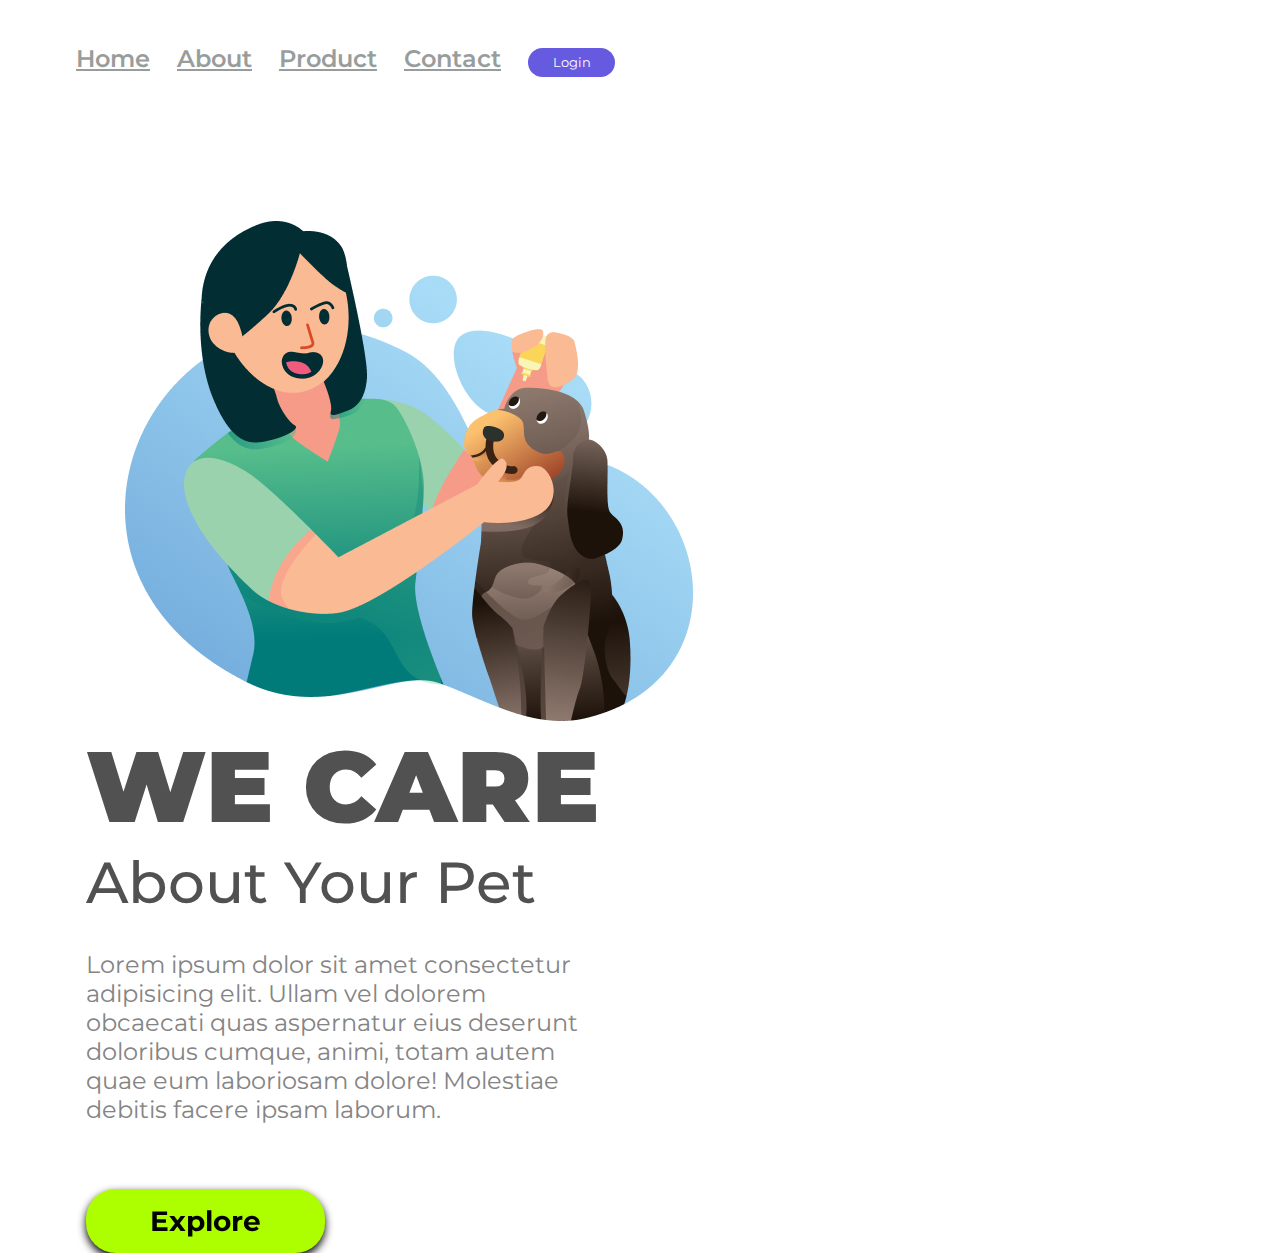
<file: index.html>
<!DOCTYPE html>
<html lang="pt-br">

<head>
    <meta charset="UTF-8">
    <meta http-equiv="X-UA-Compatible" content="IE=edge">
    <meta name="viewport" content="width=device-width, initial-scale=1.0">
    <link rel="stylesheet" href="WE CARE.css">
    <link rel="preconnect" href="https://fonts.googleapis.com">
    <link rel="preconnect" href="https://fonts.gstatic.com" crossorigin>
    <link href="https://fonts.googleapis.com/css2?family=Montserrat:wght@400;500;600;700;900&display=swap" rel="stylesheet">
    <title>We care - CSS-</title>
</head>

<body>
    <header>
        <a class="bloco1" href="">Home</a>
        <a class="bloco1" href="">About</a>
        <a class="bloco1"  href="">Product</a>
        <a class="bloco1"  href="">Contact</a>
        <button class="botao1">Login</button>
    </header>
       <main> <img src="Illustration 2.png" alt="We-care-logo" class="Logo-img">
        
        <section>
            <h1>WE CARE</h1>
            <h2>About Your Pet</h2>
            <p>Lorem ipsum dolor sit amet consectetur adipisicing elit. Ullam vel dolorem obcaecati quas aspernatur eius
                deserunt doloribus cumque, animi, totam autem quae eum laboriosam dolore! Molestiae debitis facere ipsam
                laborum.</p>
        <button class="button-2">Explore</button >
        </section>
        
    </main>

    
</body>

</html>
</file>
<file: WE CARE.css>
* {
        font-family: 'Montserrat', sans-serif;
        padding: 0;
        margin: 0;
        box-sizing: border-box;
    }


    header {
        margin: 44px 0 144px 76px;
    }

    .bloco1 {
        font-weight: 600;
        font-size: 24px;
        line-height: 29px;
        cursor: pointer;
        margin-right: 23px;

        color: #989D9C;
    }

    .botao1 {
        background: #665AE1;
        border-radius: 20.5px;

        width: 87px;
        height: 29px;
        border: none;
        color: #FFFFFF;
        cursor: pointer;


    }

    .Logo-img {
        width: 568px;
        height: 500px;
        margin-left: 125px;
        display: inline-block;

    }

    section {
        display: inline-block;
        margin-left: 86px;
    }

    h1 {
        font-weight: 900;
        font-size: 100px;
        line-height: 122px;
        color: #515151;
    }

    h2 {
        font-weight: 500;
        font-size: 58px;
        line-height: 71px;
        color: #515151;
    }

    p {
        font-weight: 400;
        font-size: 24px;
        line-height: 29px;
        color: #848484;
        width: 515px;
        margin-top: 32px;
        margin-bottom: 65px;
    }

    .button-2 {
        background: #ADFF00;
        border-radius: 30px;
        font-weight: 700;
        font-size: 28px;
        line-height: 34px;
        border: none;
        cursor: pointer;
        width: 239px;
        height: 64px;
        filter: drop-shadow(0 4px 4px black)
    }


    @media screen and (max-width:500px) {

        header {
            display: none;
        }

        p {
            display: none;
        }

        .Logo-img{
            margin: 149px 22px 24px 38px; 
            width: 330px;
            height: 317px;
            position: static;
        }

        h1{
            
            
            width: 263px;
            font-size: 50px;
            height: 52px;
            line-height: 61px;
            
        }

        h2{

            
            width: 232px;
            height: 37px;
            font-size: 30px;
            line-height: 37px;

        }
                .button-2 {margin: 32px auto;}
        }
</file>
